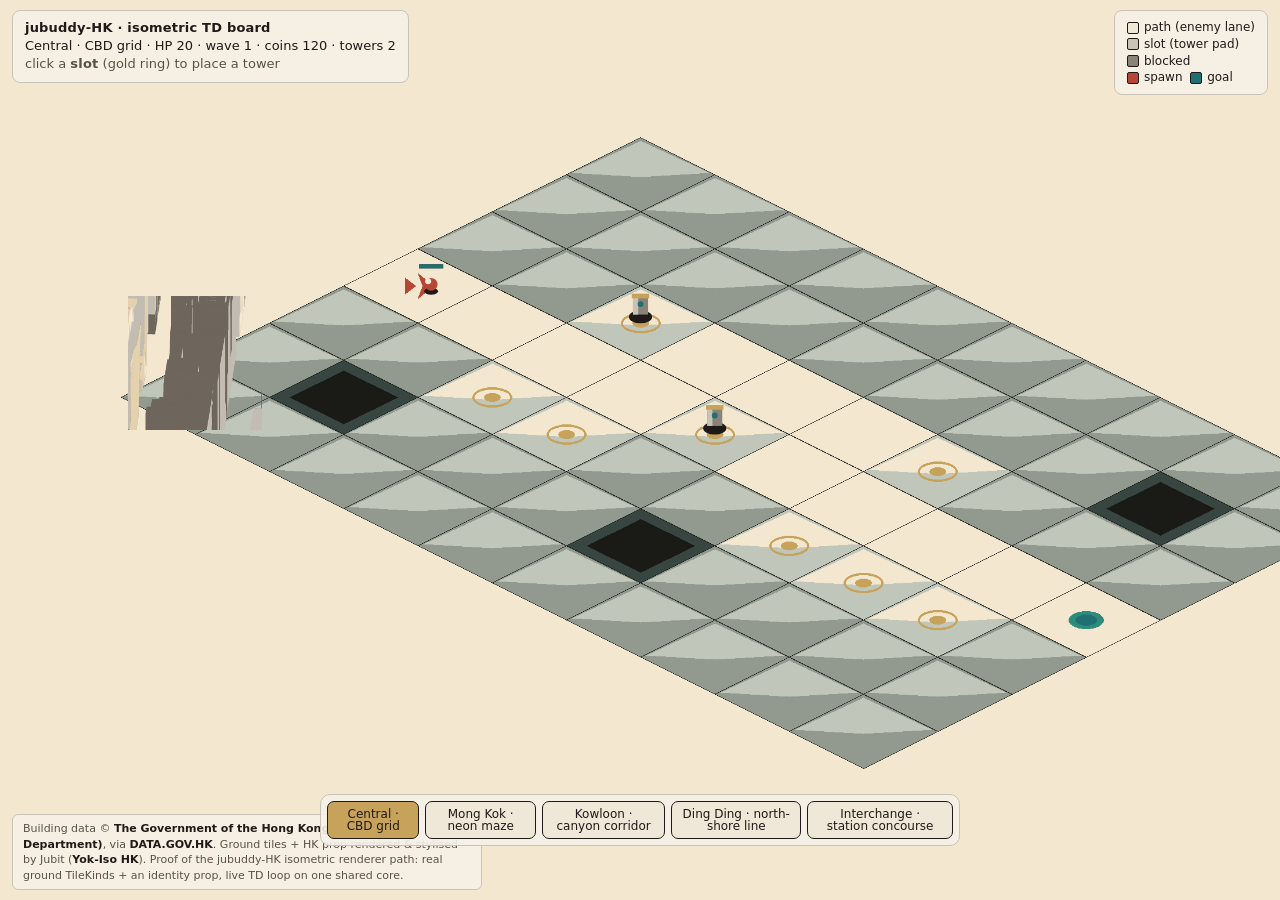
<file: game-demo/index.html>
<!DOCTYPE html>
<html lang="en">
<head>
  <meta charset="UTF-8" />
  <meta name="viewport" content="width=device-width, initial-scale=1.0" />
  <title>jubuddy-HK — isometric TD board (Yok-Iso)</title>
  <style>
    html,body{margin:0;height:100%;background:#F3E7CF;overflow:hidden;
      font:13px/1.4 -apple-system,system-ui,sans-serif;color:#1f1a17;}
    #wrap{position:relative;width:100vw;height:100vh;display:flex;align-items:center;justify-content:center;}
    canvas{image-rendering:pixelated;}
    #hud{position:fixed;left:12px;top:10px;background:rgba(246,241,232,.85);
      border:1px solid #c9c2b6;border-radius:8px;padding:8px 12px;z-index:5;}
    #hud b{letter-spacing:.2px}
    #legend{position:fixed;right:12px;top:10px;background:rgba(246,241,232,.85);
      border:1px solid #c9c2b6;border-radius:8px;padding:8px 12px;z-index:5;font-size:12px;}
    #legend .sw{display:inline-block;width:10px;height:10px;border-radius:2px;margin-right:5px;vertical-align:middle;border:1px solid #1f1a17;}
    #foot{position:fixed;left:12px;bottom:10px;background:rgba(246,241,232,.82);
      border:1px solid #c9c2b6;border-radius:6px;padding:6px 10px;z-index:5;font-size:11px;color:#5a5145;max-width:64ch;}
    #foot b{color:#1f1a17}
  </style>
</head>
<body>
  <div id="hud">
    <b>jubuddy-HK · isometric TD board</b><br>
    <span id="stat">HP 20 · wave 1 · coins 120</span><br>
    <span style="color:#5a5145">click a <b>slot</b> (gold ring) to place a tower</span>
  </div>
  <div id="legend">
    <div><span class="sw" style="background:#EFE7D8"></span>path (enemy lane)</div>
    <div><span class="sw" style="background:#C9C2B6"></span>slot (tower pad)</div>
    <div><span class="sw" style="background:#8A8378"></span>blocked</div>
    <div><span class="sw" style="background:#B64734"></span>spawn &nbsp;<span class="sw" style="background:#1F6F73"></span>goal</div>
  </div>
  <div id="wrap"><canvas id="cv"></canvas></div>
  <div id="foot">
    Building data © <b>The Government of the Hong Kong SAR (Lands Department)</b>,
    via <b>DATA.GOV.HK</b>. Ground tiles + HK prop rendered &amp; stylised by Jubit
    (<b>Yok-Iso HK</b>). Proof of the jubuddy-HK isometric renderer path: real
    ground TileKinds + an identity prop, live TD loop on one shared core.
  </div>

  <script>
  // ── Assets (committed: ground tiles + one HK prop) ─────────────────────────
  const TILE_KINDS = ["empty","path","slot","blocked","spawn","goal"];
  const BASE = "/game-tiles/iso/";            // served from repo root
  const PROP_SRC = "/game-tiles/props/prop-mongkok-block.png";
  const TRAM_SRC = "/game-tiles/props/tram-dingding.png";  // Output E ding-ding
  const IMG_W = 256, IMG_H = 160, DIA_CX = 128, DIA_CY = 80, DIA_H = 128; // PNG geometry
  const S = 0.58;                              // draw scale
  const HW = DIA_CX * S, HH = (DIA_H / 2) * S; // half-width / half-diamond-height steps

  // ── Board (Output G — curated HK district boards, loaded from JSON) ─────────
  const BOARDS_SRC = "/game-tiles/boards/districts.json";
  let BOARDS = [], BOARD = null;            // all defs + the active one
  let COLS = 8, ROWS = 8, SLOTS = [], BLOCKED = [], GOAL;
  // Multi-path (Output D station): PATHS = one or more spawn→goal routes.
  let PATHS = [], SPAWNS = [];

  const inAnyPath = (c,r) => PATHS.some(pth => pth.some(p => p[0]===c && p[1]===r));
  function kindAt(c,r){
    if (SPAWNS.some(s=>s[0]===c&&s[1]===r)) return "spawn";
    if (GOAL && c===GOAL[0]&&r===GOAL[1]) return "goal";
    if (inAnyPath(c,r)) return "path";
    if (SLOTS.some(p=>p[0]===c&&p[1]===r)) return "slot";
    if (BLOCKED.some(p=>p[0]===c&&p[1]===r)) return "blocked";
    return "empty";
  }

  function loadBoard(def){
    BOARD = def;
    COLS = def.cols; ROWS = def.rows;
    SLOTS = def.slots || []; BLOCKED = def.blocked || [];
    PATHS = def.paths ? def.paths : [def.path];   // single-path boards → one path
    SPAWNS = PATHS.map(p => p[0]);
    GOAL = PATHS[0][PATHS[0].length-1];           // all routes share the goal
    sizeCanvas(); PPs = PATHS.map(pathPoints);
    // reset the run for the new district
    towers.length = 0; enemies.length = 0; shots.length = 0;
    hp = 20; coins = 120; wave = 1; spawned = 0; spawnTimer = 40;
    // seed two towers on the first two slots so the loop reads as alive
    SLOTS.slice(0,2).forEach(([c,r])=>towers.push({c,r,cool:0}));
    // Output E: a ding-ding tram glides this board's (first) track
    tram = def.tram ? { t: 0 } : null;
  }

  // ── Iso projection ─────────────────────────────────────────────────────────
  const cv = document.getElementById("cv"), ctx = cv.getContext("2d");
  let OX = 0, OY = 0;
  function sizeCanvas(){
    const w = (COLS+ROWS)*HW + IMG_W*S, h = (COLS+ROWS)*HH + IMG_H*S;
    cv.width = Math.ceil(w); cv.height = Math.ceil(h);
    OX = cv.width/2; OY = 40;
  }
  const cellCenter = (c,r)=>({ x: OX + (c-r)*HW, y: OY + (c+r)*HH + DIA_CY*S });

  // ── Game state ─────────────────────────────────────────────────────────────
  const imgs = {};
  let prop = null, tramImg = null;
  let tram = null;            // Output E: {t} gliding actor on tram boards
  const towers = [];          // {c,r,cool}
  const enemies = [];         // {t, hp, maxhp, x, y, dead}
  const shots = [];           // {x,y,tx,ty,life}
  let hp = 20, coins = 120, wave = 1, spawnTimer = 0, spawned = 0, frame = 0;

  const pathPoints = (pth)=> pth.map(([c,r])=>cellCenter(c,r));
  let PPs = [];                              // screen points per path
  const PP = () => PPs[0] || [];             // the tram rides the first track

  function spawnEnemy(){
    // round-robin entrances so all station corridors stay busy
    const path = spawned % PPs.length;
    enemies.push({ t: 0, path, hp: 6, maxhp: 6, dead:false, x:0, y:0 });
  }

  function enemyPos(e){
    const pp = PPs[e.path] || PPs[0];
    const seg = Math.min(Math.floor(e.t), pp.length-2);
    const f = e.t - seg;
    const a = pp[seg], b = pp[seg+1];
    return { x: a.x+(b.x-a.x)*f, y: a.y+(b.y-a.y)*f - 14*S }; // lift off the tile
  }
  function tramPos(){
    const pp = PP();
    const seg = Math.min(Math.floor(tram.t), pp.length-2);
    const f = tram.t - seg;
    const a = pp[seg], b = pp[seg+1];
    return { x: a.x+(b.x-a.x)*f, y: a.y+(b.y-a.y)*f };  // sits on the track
  }

  // ── Render ─────────────────────────────────────────────────────────────────
  function drawTile(c,r){
    const k = kindAt(c,r);
    const ctr = cellCenter(c,r);
    ctx.drawImage(imgs[k], ctr.x - DIA_CX*S, ctr.y - DIA_CY*S, IMG_W*S, IMG_H*S);
  }
  function drawTower(t){
    const ctr = cellCenter(t.c,t.r);
    const x = ctr.x, y = ctr.y - 6;
    // chunky designer-toy tower: ink body, gold cap, teal eye (Yok accents)
    ctx.fillStyle = "#1f1a17";
    ctx.beginPath(); ctx.ellipse(x, y, 20*S, 11*S, 0, 0, 7); ctx.fill();
    ctx.fillStyle = "#8A8378"; ctx.fillRect(x-13*S, y-34*S, 26*S, 30*S);
    ctx.fillStyle = "#C9C2B6"; ctx.fillRect(x-13*S, y-34*S, 9*S, 30*S);
    ctx.fillStyle = "#C7A25B"; ctx.fillRect(x-15*S, y-40*S, 30*S, 8*S); // gold cap
    ctx.fillStyle = "#1F6F73"; ctx.beginPath(); ctx.arc(x, y-22*S, 5*S, 0, 7); ctx.fill();
  }
  function drawEnemy(e){
    const p = enemyPos(e);
    ctx.fillStyle = "#1f1a17"; ctx.beginPath(); ctx.ellipse(p.x, p.y+12*S, 12*S, 6*S, 0,0,7); ctx.fill();
    ctx.fillStyle = "#B64734"; ctx.beginPath(); ctx.arc(p.x, p.y, 11*S, 0, 7); ctx.fill();
    ctx.fillStyle = "#EFE7D8"; ctx.beginPath(); ctx.arc(p.x-3, p.y-3, 3, 0, 7); ctx.fill();
    // hp bar
    ctx.fillStyle="#1f1a17"; ctx.fillRect(p.x-12, p.y-20, 24, 4);
    ctx.fillStyle="#1F6F73"; ctx.fillRect(p.x-12, p.y-20, 24*(e.hp/e.maxhp), 4);
  }
  function render(){
    ctx.clearRect(0,0,cv.width,cv.height);
    // tiles back-to-front (row-major = iso depth order)
    for(let r=0;r<ROWS;r++) for(let c=0;c<COLS;c++) drawTile(c,r);
    // HK identity prop on a decorative corner cell (props-on-clean-ground).
    // Skip on the tram board — the ding-ding is its hero element instead.
    if(prop && !tram && !(BOARD&&BOARD.station)){ const ctr=cellCenter(0, Math.min(6, ROWS-1));
      const pw=IMG_W*S*0.9, ph=prop.height*(pw/prop.width);
      ctx.drawImage(prop, ctr.x-pw/2, ctr.y-ph+DIA_CY*S*0.7, pw, ph); }
    // depth-sort dynamic actors by screen y (tram included so it occludes right)
    const actors = [...towers.map(t=>({y:cellCenter(t.c,t.r).y,d:()=>drawTower(t)})),
                    ...enemies.filter(e=>!e.dead).map(e=>({y:enemyPos(e).y,d:()=>drawEnemy(e)}))];
    if(tram && tramImg){ const p=tramPos(); actors.push({y:p.y, d:()=>{
      const tw=IMG_W*S*0.92, th=tramImg.height*(tw/tramImg.width);
      ctx.drawImage(tramImg, p.x-tw/2, p.y-th+DIA_CY*S*0.55, tw, th); }}); }
    actors.sort((a,b)=>a.y-b.y).forEach(a=>a.d());
    // shots
    shots.forEach(s=>{ ctx.strokeStyle="#C7A25B"; ctx.lineWidth=2*S; ctx.beginPath();
      ctx.moveTo(s.x,s.y); ctx.lineTo(s.tx,s.ty); ctx.stroke(); });
  }

  // ── Update (a minimal but real TD loop) ────────────────────────────────────
  function update(){
    frame++;
    // Output E: glide the ding-ding along its track, then loop back to the start
    if(tram){ tram.t += 0.02; if(tram.t >= PP().length-1) tram.t = 0; }
    // spawn waves
    spawnTimer--;
    if(spawnTimer<=0 && spawned<8){ spawnEnemy(); spawned++; spawnTimer=70; }
    // move enemies
    for(const e of enemies){ if(e.dead) continue;
      e.t += 0.012; const p=enemyPos(e); e.x=p.x; e.y=p.y;
      if(e.t>=(PPs[e.path]||PPs[0]).length-1){ e.dead=true; hp=Math.max(0,hp-1); }
    }
    // towers fire
    for(const t of towers){ t.cool=(t.cool||0)-1;
      if(t.cool>0) continue;
      const tc=cellCenter(t.c,t.r);
      const target=enemies.find(e=>!e.dead && Math.hypot(e.x-tc.x,e.y-tc.y)<150*S);
      if(target){ target.hp-=3; t.cool=40;
        shots.push({x:tc.x,y:tc.y-30*S,tx:target.x,ty:target.y,life:6});
        if(target.hp<=0){ target.dead=true; coins+=5; } }
    }
    for(const e of enemies) if(!e.dead && e.hp<=0){ e.dead=true; }
    shots.forEach(s=>s.life--); for(let i=shots.length-1;i>=0;i--) if(shots[i].life<=0) shots.splice(i,1);
    // wave restart
    if(spawned>=8 && enemies.every(e=>e.dead)){ wave++; spawned=0; spawnTimer=60; enemies.length=0; }
    document.getElementById("stat").textContent=`${BOARD?BOARD.name+' · ':''}HP ${hp} · wave ${wave} · coins ${coins} · towers ${towers.length}`;
  }

  function loop(){ update(); render(); requestAnimationFrame(loop); }

  // ── Click to place a tower on a slot ───────────────────────────────────────
  cv.addEventListener("click", (ev)=>{
    const rect=cv.getBoundingClientRect();
    const mx=(ev.clientX-rect.left)*(cv.width/rect.width);
    const my=(ev.clientY-rect.top)*(cv.height/rect.height);
    // find nearest slot cell to the click
    for(const [c,r] of SLOTS){ const ctr=cellCenter(c,r);
      if(Math.hypot(mx-ctr.x,my-ctr.y)<40 && coins>=40 && !towers.some(t=>t.c===c&&t.r===r)){
        towers.push({c,r,cool:0}); coins-=40; return; } }
  });

  // ── District picker ────────────────────────────────────────────────────────
  function buildPicker(){
    const bar=document.createElement("div"); bar.id="picker";
    bar.style.cssText="position:fixed;left:50%;transform:translateX(-50%);bottom:54px;z-index:6;"+
      "display:flex;gap:6px;background:rgba(246,241,232,.9);border:1px solid #c9c2b6;"+
      "border-radius:10px;padding:6px;";
    BOARDS.forEach((b,i)=>{ const btn=document.createElement("button");
      btn.textContent=b.name; btn.title=b.blurb||"";
      btn.style.cssText="font:12px/1 -apple-system,system-ui,sans-serif;border:1px solid #1f1a17;"+
        "background:#EFE7D8;color:#1f1a17;border-radius:7px;padding:6px 10px;cursor:pointer;";
      btn.onclick=()=>{ loadBoard(b); [...bar.children].forEach(c=>c.style.background="#EFE7D8");
        btn.style.background="#C7A25B"; };
      if(BOARD && b.id===BOARD.id) btn.style.background="#C7A25B";
      bar.appendChild(btn); });
    document.body.appendChild(bar);
  }

  // ── Boot ───────────────────────────────────────────────────────────────────
  const loadImg=(src)=>new Promise((res)=>{ const im=new Image();
    im.onload=()=>res(im); im.onerror=()=>res(null); im.src=src; });
  Promise.all([
    ...TILE_KINDS.map(k=>loadImg(`${BASE}iso-${k}.png`).then(im=>{ if(im) imgs[k]=im; })),
    loadImg(PROP_SRC).then(im=>{ prop=im; }),
    loadImg(TRAM_SRC).then(im=>{ tramImg=im; }),
    fetch(BOARDS_SRC).then(r=>r.json()).then(j=>{ BOARDS=j.boards||[]; }).catch(()=>{ BOARDS=[]; }),
  ]).then(()=>{
    if(!BOARDS.length){ document.getElementById("stat").textContent="failed to load district boards"; return; }
    const want=new URLSearchParams(location.search).get("board");
    loadBoard(BOARDS.find(b=>b.id===want) || BOARDS[0]);
    buildPicker();
    loop();
  });
  </script>
</body>
</html>
</file>
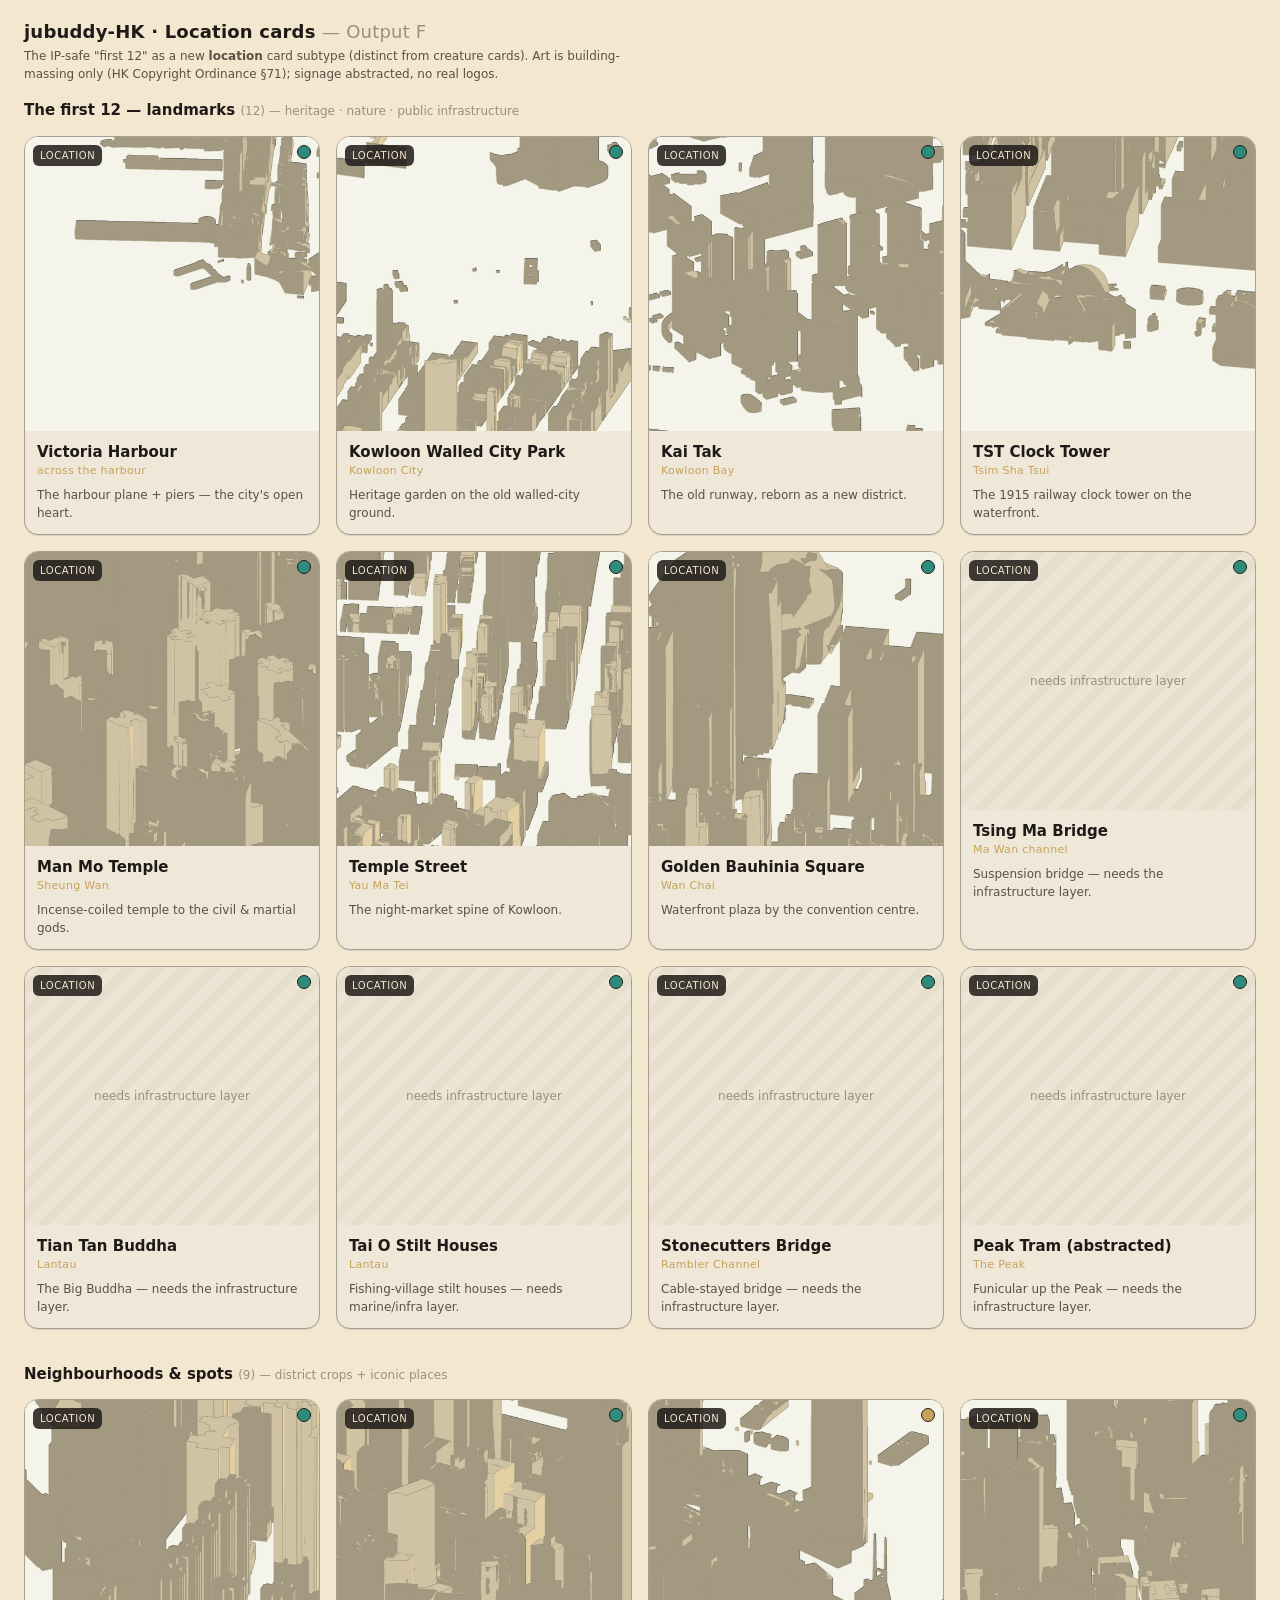
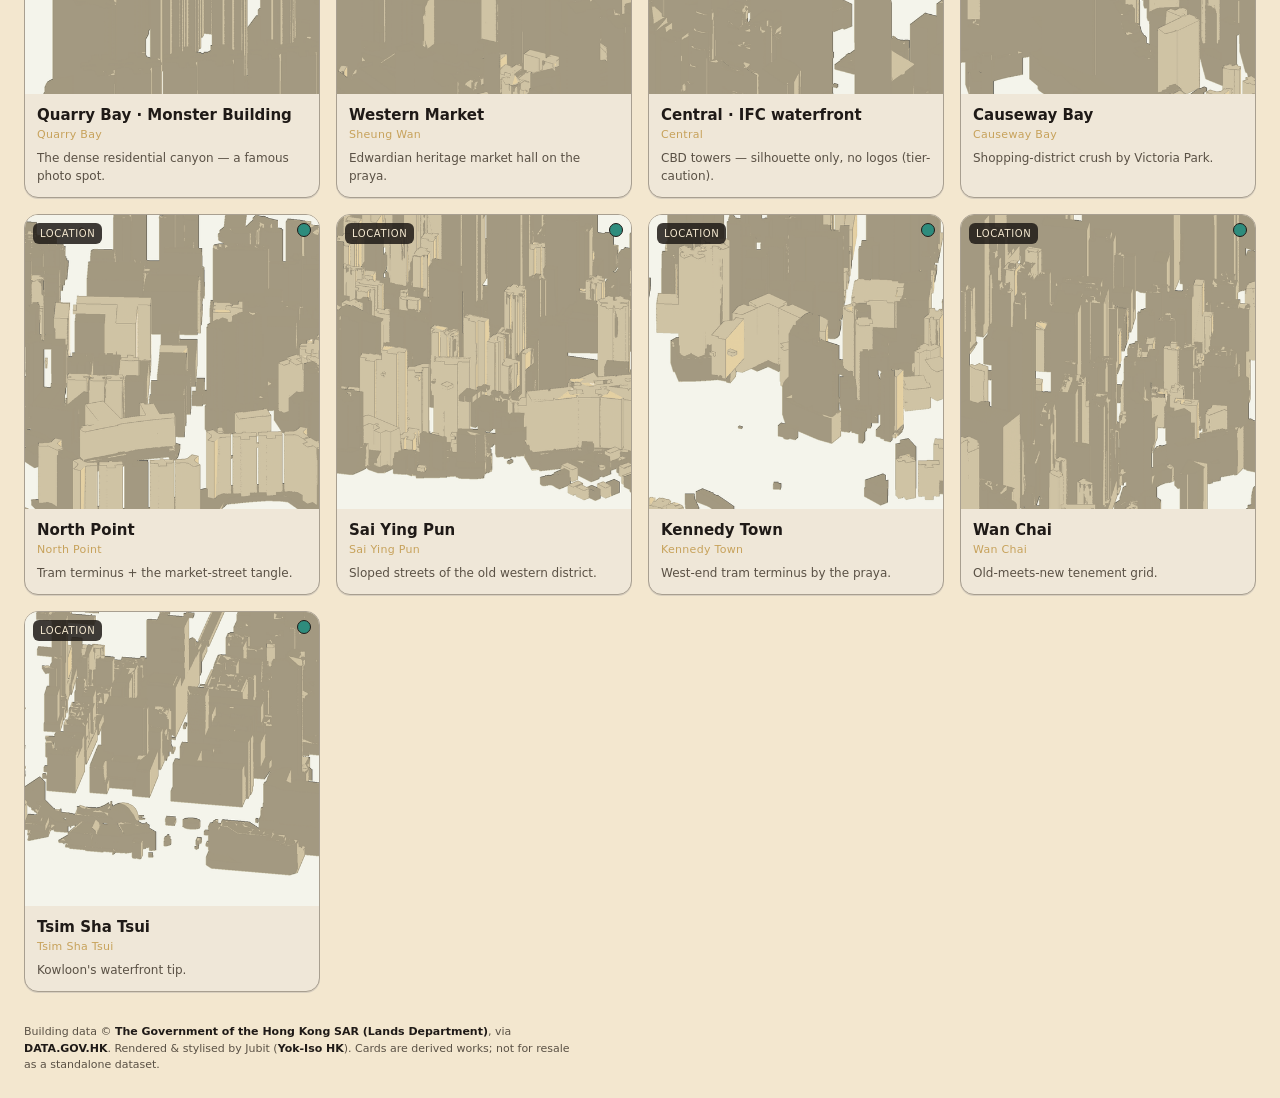
<file: game-tiles/cards/index.html>
<!DOCTYPE html>
<html lang="en">
<head>
  <meta charset="UTF-8" />
  <meta name="viewport" content="width=device-width, initial-scale=1.0" />
  <title>jubuddy-HK — location cards (Output F)</title>
  <style>
    :root{ --paper:#F3E7CF; --off:#EFE7D8; --ink:#1f1a17; --conc:#A89F90;
      --gold:#C7A25B; --teal:#1F6F73; --cinnabar:#B64734; --jade:#2E8C7D; }
    html,body{margin:0;background:var(--paper);color:var(--ink);
      font:14px/1.5 -apple-system,system-ui,sans-serif;}
    header{padding:18px 24px 4px;}
    h1{font-size:18px;margin:0 0 2px;letter-spacing:.2px;}
    .sub{color:#5a5145;font-size:12px;max-width:80ch;}
    .grid{display:grid;grid-template-columns:repeat(auto-fill,minmax(240px,1fr));
      gap:16px;padding:14px 24px 22px;}
    .card{background:var(--off);border:1px solid var(--conc);border-radius:14px;
      overflow:hidden;box-shadow:0 1px 0 #d8cfbf;display:flex;flex-direction:column;}
    .art{aspect-ratio:1/1;background:#e9e2d4 center/cover no-repeat;position:relative;}
    .art.placeholder{display:flex;align-items:center;justify-content:center;color:#9a8f7e;
      font-size:12px;text-align:center;padding:0 18px;background:
      repeating-linear-gradient(135deg,#ece5d6 0 10px,#e6dfce 10px 20px);}
    .badge{position:absolute;top:8px;left:8px;background:rgba(31,26,23,.85);color:var(--paper);
      font-size:10px;letter-spacing:.6px;padding:3px 7px;border-radius:6px;text-transform:uppercase;}
    .tier{position:absolute;top:8px;right:8px;width:12px;height:12px;border-radius:50%;
      border:1.5px solid var(--ink);}
    .tier.green{background:var(--jade);} .tier.caution{background:var(--gold);} .tier.avoid{background:var(--cinnabar);}
    .body{padding:10px 12px 12px;}
    .name{font-weight:600;font-size:15px;}
    .dist{color:var(--gold);font-size:11px;letter-spacing:.3px;margin-bottom:6px;}
    .blurb{color:#5a5145;font-size:12px;}
    footer{padding:10px 24px 24px;color:#5a5145;font-size:11px;max-width:80ch;}
    footer b{color:var(--ink);}
  </style>
</head>
<body>
  <header>
    <h1>jubuddy-HK · Location cards <span style="color:#9a8f7e;font-weight:400">— Output F</span></h1>
    <div class="sub">The IP-safe "first 12" as a new <b>location</b> card subtype (distinct from creature cards).
      Art is building-massing only (HK Copyright Ordinance §71); signage abstracted, no real logos.</div>
  </header>
  <div id="sets"></div>
  <footer>
    Building data © <b>The Government of the Hong Kong SAR (Lands Department)</b>, via <b>DATA.GOV.HK</b>.
    Rendered &amp; stylised by Jubit (<b>Yok-Iso HK</b>). Cards are derived works; not for resale as a standalone dataset.
  </footer>
  <script>
  const SETS = [
    { key: "landmark", title: "The first 12 — landmarks", sub: "heritage · nature · public infrastructure" },
    { key: "neighbourhood", title: "Neighbourhoods & spots", sub: "district crops + iconic places" },
  ];
  function cardEl(l){
    const card=document.createElement("div"); card.className="card";
    const art=document.createElement("div");
    if(l.art && !l.needsInfra){ art.className="art"; art.style.backgroundImage=`url(${l.art})`; }
    else { art.className="art placeholder"; art.textContent="needs infrastructure layer"; }
    art.innerHTML += `<span class="badge">Location</span><span class="tier ${l.ipTier}" title="IP tier: ${l.ipTier}"></span>`;
    const body=document.createElement("div"); body.className="body";
    body.innerHTML=`<div class="name">${l.name}</div><div class="dist">${l.district}</div><div class="blurb">${l.blurb}</div>`;
    card.appendChild(art); card.appendChild(body); return card;
  }
  fetch("landmarks.json").then(r=>r.json()).then(data=>{
    const root=document.getElementById("sets");
    for(const s of SETS){
      const items=data.landmarks.filter(l=>(l.set||"landmark")===s.key);
      if(!items.length) continue;
      const h=document.createElement("div"); h.style.cssText="padding:12px 24px 0;";
      h.innerHTML=`<h2 style="font-size:15px;margin:0;">${s.title} <span style="color:#9a8f7e;font-weight:400;font-size:12px">(${items.length}) — ${s.sub}</span></h2>`;
      const grid=document.createElement("div"); grid.className="grid";
      items.forEach(l=>grid.appendChild(cardEl(l)));
      root.appendChild(h); root.appendChild(grid);
    }
  });
  </script>
</body>
</html>
</file>
